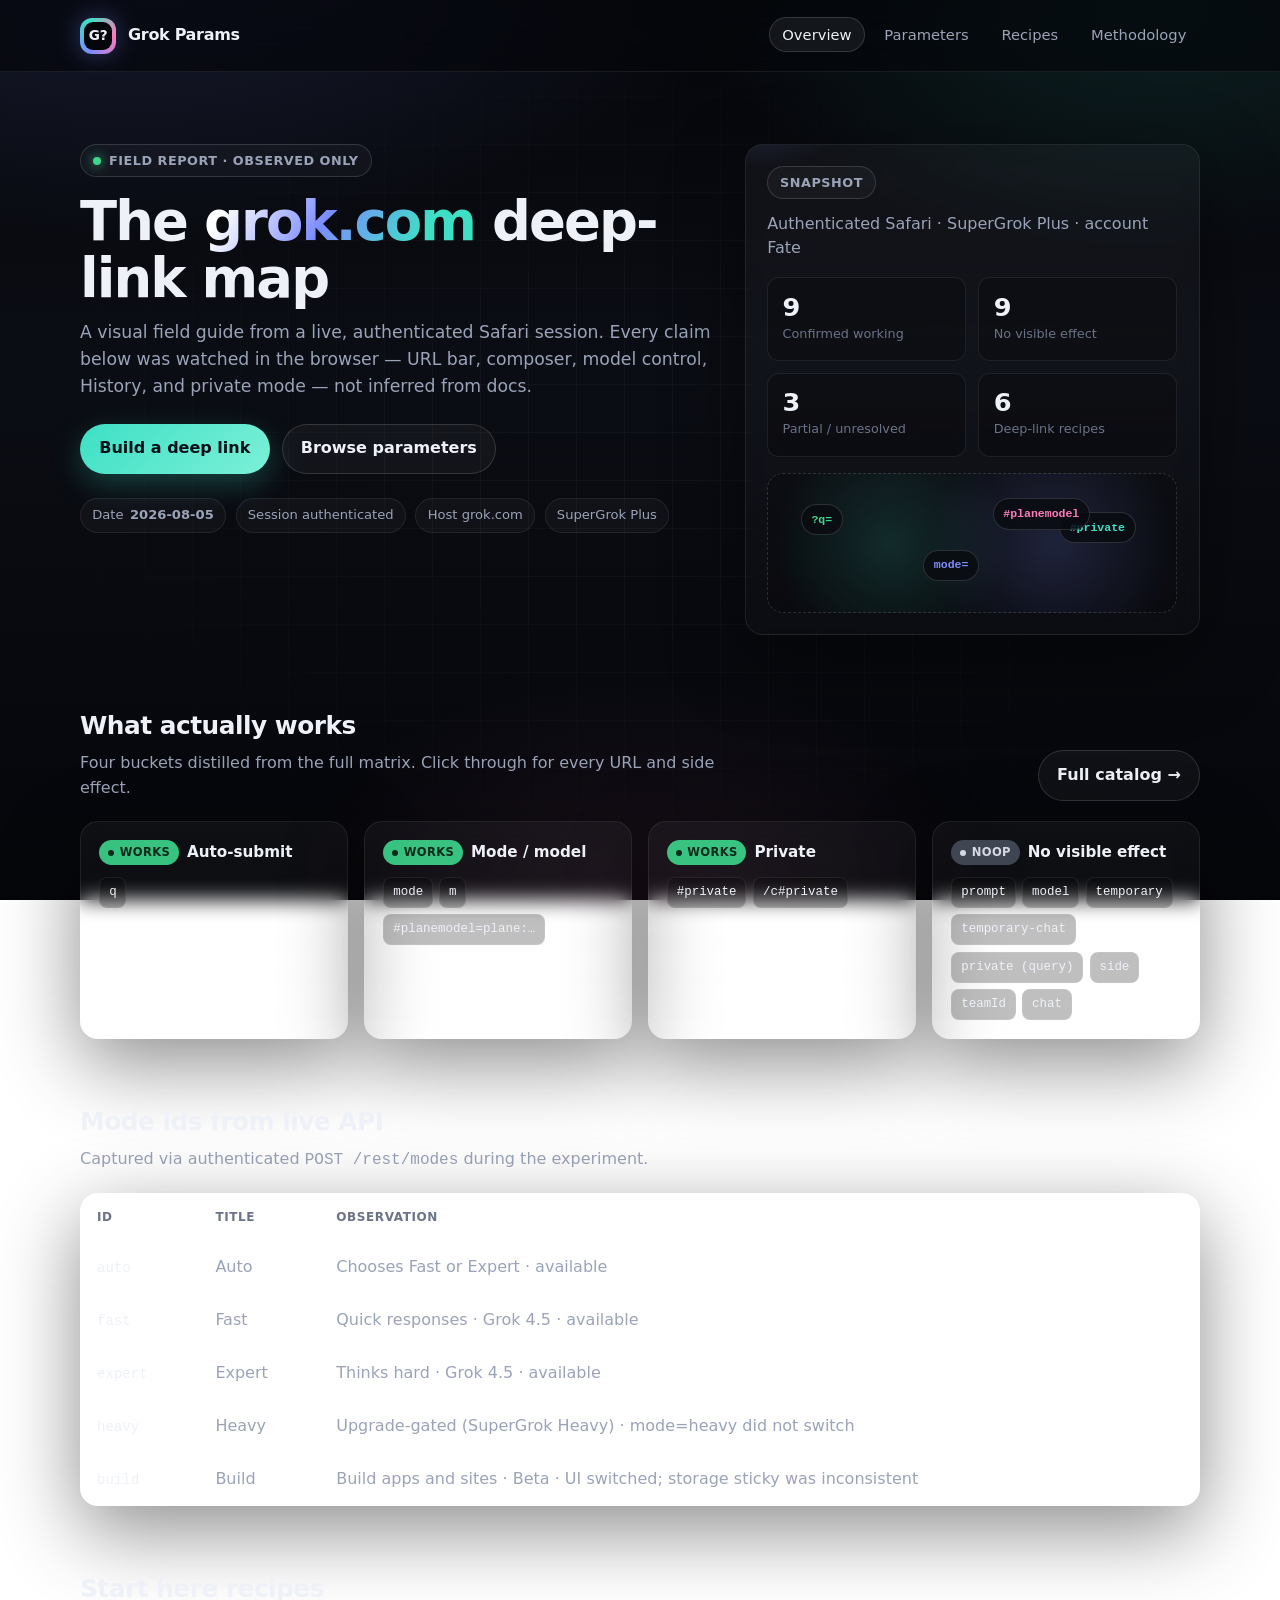
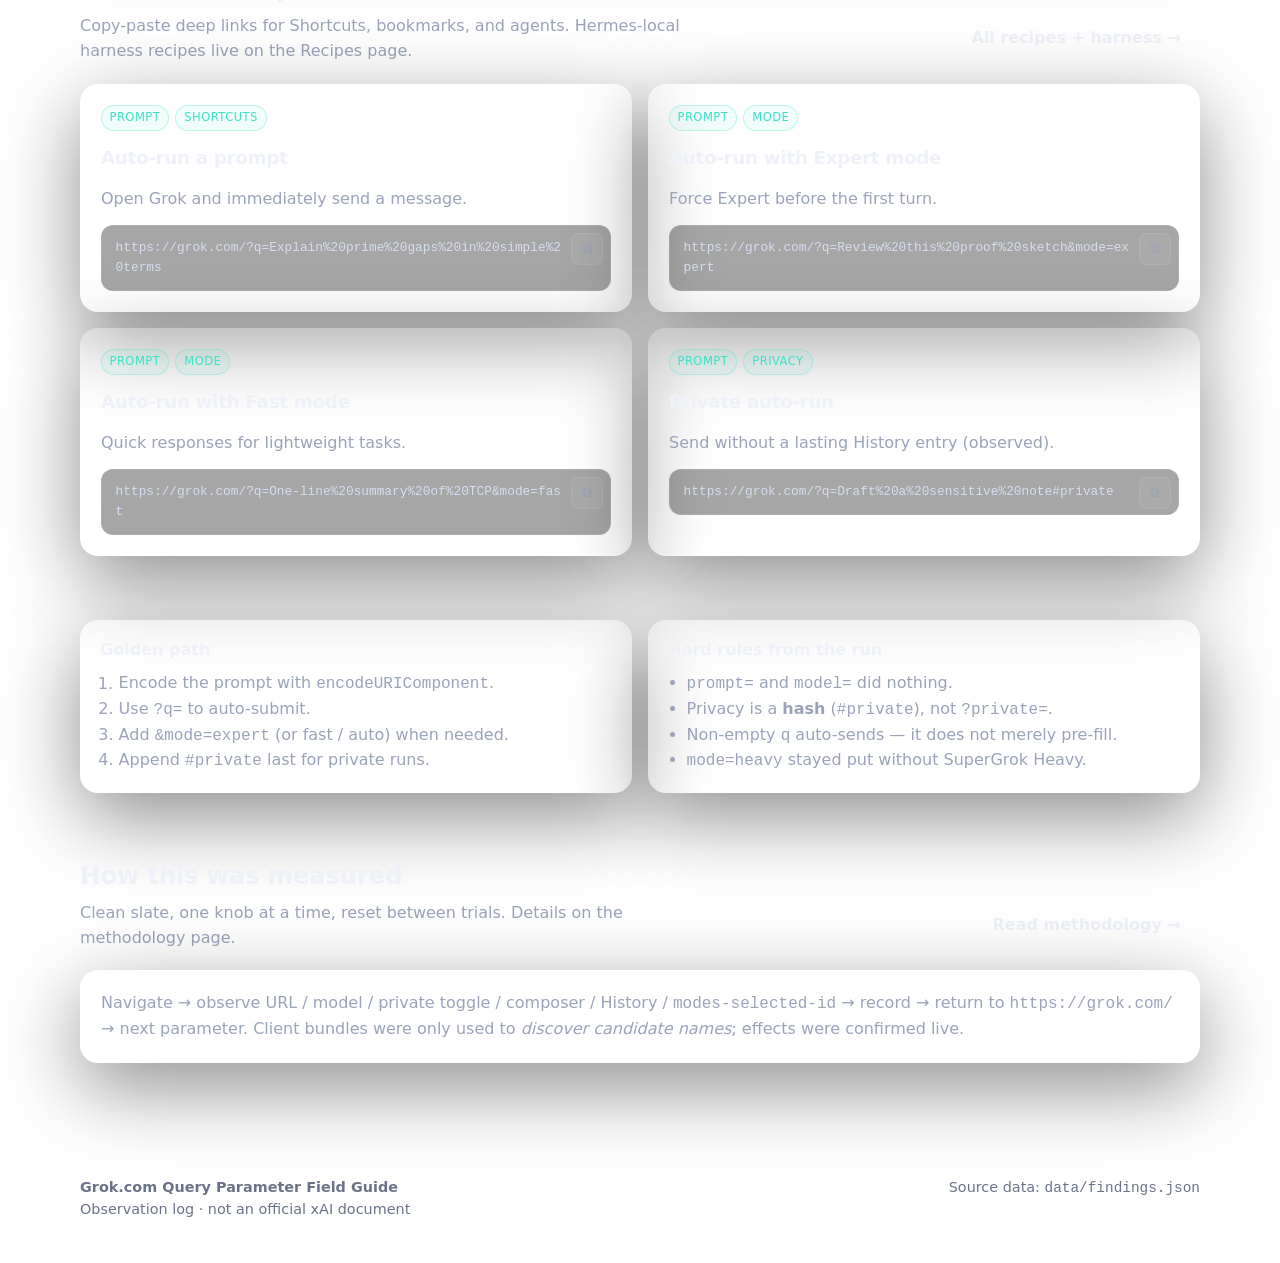
<file: index.html>
<!DOCTYPE html>
<html lang="en">
<head>
  <meta charset="utf-8" />
  <meta name="viewport" content="width=device-width, initial-scale=1" />
  <title>Grok.com Query Parameter Field Guide</title>
  <meta name="description" content="Live authenticated experiment documenting every useful grok.com query parameter — observed behavior only." />
  <link rel="stylesheet" href="assets/css/styles.css" />
  <link rel="icon" href="data:image/svg+xml,%3Csvg xmlns='http://www.w3.org/2000/svg' viewBox='0 0 32 32'%3E%3Cdefs%3E%3ClinearGradient id='g' x1='0' y1='0' x2='1' y2='1'%3E%3Cstop stop-color='%237c8cff'/%3E%3Cstop offset='1' stop-color='%233de0c5'/%3E%3C/linearGradient%3E%3C/defs%3E%3Crect width='32' height='32' rx='8' fill='url(%23g)'/%3E%3C/svg%3E" />
</head>
<body>
  <div class="bg-grid" aria-hidden="true"></div>

  <header class="site-nav">
    <div class="wrap">
      <a class="brand" href="index.html">
        <div class="brand-mark" aria-hidden="true"><span>G?</span></div>
        <span>Grok Params</span>
      </a>
      <nav aria-label="Primary">
        <ul class="nav-links">
          <li><a href="index.html">Overview</a></li>
          <li><a href="pages/parameters.html">Parameters</a></li>
          <li><a href="pages/recipes.html">Recipes</a></li>
          <li><a href="pages/methodology.html">Methodology</a></li>
        </ul>
      </nav>
    </div>
  </header>

  <main>
    <section class="hero">
      <div class="wrap hero-grid">
        <div>
          <div class="eyebrow"><span class="dot" aria-hidden="true"></span> Field report · observed only</div>
          <h1>
            The <span class="grad">grok.com</span> deep-link map
          </h1>
          <p class="lede">
            A visual field guide from a live, authenticated Safari session.
            Every claim below was watched in the browser — URL bar, composer,
            model control, History, and private mode — not inferred from docs.
          </p>
          <div class="hero-actions">
            <a class="btn btn-primary" href="pages/recipes.html">Build a deep link</a>
            <a class="btn btn-ghost" href="pages/parameters.html">Browse parameters</a>
          </div>
          <div class="meta-row">
            <span class="chip">Date <strong data-meta-date>2026-08-05</strong></span>
            <span class="chip">Session authenticated</span>
            <span class="chip">Host grok.com</span>
            <span class="chip">SuperGrok Plus</span>
          </div>
        </div>

        <aside class="panel hero-card" aria-label="Experiment snapshot">
          <div>
            <div class="eyebrow" style="margin-bottom:0.75rem">Snapshot</div>
            <p class="muted" style="margin:0" data-meta-session>
              Authenticated Safari · SuperGrok Plus
            </p>
          </div>
          <div class="stat-grid" data-stats>
            <div class="stat"><b>—</b><span>Loading…</span></div>
          </div>
          <div class="orbit" aria-hidden="true">
            <span class="orbit-node">?q=</span>
            <span class="orbit-node">mode=</span>
            <span class="orbit-node">#private</span>
            <span class="orbit-node">#planemodel</span>
          </div>
        </aside>
      </div>
    </section>

    <section>
      <div class="wrap">
        <div class="section-head">
          <div>
            <h2>What actually works</h2>
            <p>Four buckets distilled from the full matrix. Click through for every URL and side effect.</p>
          </div>
          <a class="btn btn-ghost" href="pages/parameters.html">Full catalog →</a>
        </div>
        <div class="bucket-grid" data-buckets></div>
        <p class="empty" data-load-error hidden></p>
      </div>
    </section>

    <section>
      <div class="wrap">
        <div class="section-head">
          <div>
            <h2>Mode ids from live API</h2>
            <p>Captured via authenticated <span class="mono">POST /rest/modes</span> during the experiment.</p>
          </div>
        </div>
        <div class="table-wrap panel">
          <table>
            <thead>
              <tr>
                <th>id</th>
                <th>Title</th>
                <th>Observation</th>
              </tr>
            </thead>
            <tbody data-modes-table></tbody>
          </table>
        </div>
      </div>
    </section>

    <section>
      <div class="wrap">
        <div class="section-head">
          <div>
            <h2>Start here recipes</h2>
            <p>Copy-paste deep links for Shortcuts, bookmarks, and agents. Hermes-local harness recipes live on the Recipes page.</p>
          </div>
          <a class="btn btn-ghost" href="pages/recipes.html">All recipes + harness →</a>
        </div>
        <div class="recipe-grid" data-recipe-preview></div>
      </div>
    </section>

    <section>
      <div class="wrap callout-grid">
        <article class="panel callout">
          <h3>Golden path</h3>
          <ol>
            <li>Encode the prompt with <span class="mono">encodeURIComponent</span>.</li>
            <li>Use <span class="mono">?q=</span> to auto-submit.</li>
            <li>Add <span class="mono">&amp;mode=expert</span> (or fast / auto) when needed.</li>
            <li>Append <span class="mono">#private</span> last for private runs.</li>
          </ol>
        </article>
        <article class="panel callout">
          <h3>Hard rules from the run</h3>
          <ul>
            <li><span class="mono">prompt=</span> and <span class="mono">model=</span> did nothing.</li>
            <li>Privacy is a <strong>hash</strong> (<span class="mono">#private</span>), not <span class="mono">?private=</span>.</li>
            <li>Non-empty <span class="mono">q</span> auto-sends — it does not merely pre-fill.</li>
            <li><span class="mono">mode=heavy</span> stayed put without SuperGrok Heavy.</li>
          </ul>
        </article>
      </div>
    </section>

    <section>
      <div class="wrap">
        <div class="section-head">
          <div>
            <h2>How this was measured</h2>
            <p>Clean slate, one knob at a time, reset between trials. Details on the methodology page.</p>
          </div>
          <a class="btn btn-ghost" href="pages/methodology.html">Read methodology →</a>
        </div>
        <div class="panel panel-pad">
          <p class="muted" style="margin:0">
            Navigate → observe URL / model / private toggle / composer / History / <span class="mono">modes-selected-id</span>
            → record → return to <span class="mono">https://grok.com/</span> → next parameter.
            Client bundles were only used to <em>discover candidate names</em>; effects were confirmed live.
          </p>
        </div>
      </div>
    </section>
  </main>

  <footer class="site-footer">
    <div class="wrap">
      <div>
        <strong>Grok.com Query Parameter Field Guide</strong><br />
        Observation log · not an official xAI document
      </div>
      <div>
        Source data: <span class="mono">data/findings.json</span>
      </div>
    </div>
  </footer>

  <script type="module" src="assets/js/app.js"></script>
</body>
</html>
</file>
<file: assets/css/styles.css>
/* Grok.com Query Parameter Field Guide — design system */
:root {
  --bg-0: #05060a;
  --bg-1: #0b0d14;
  --bg-2: #12151f;
  --bg-3: #1a1f2e;
  --bg-glass: rgba(18, 21, 31, 0.72);
  --line: rgba(255, 255, 255, 0.08);
  --line-strong: rgba(255, 255, 255, 0.14);
  --text: #eef1f8;
  --text-dim: #9aa3b8;
  --text-faint: #6b7388;
  --accent: #7c8cff;
  --accent-2: #3de0c5;
  --accent-3: #ff7ab8;
  --warn: #ffc857;
  --danger: #ff6b7a;
  --ok: #3dd68c;
  --partial: #7c8cff;
  --noop: #6b7388;
  --unresolved: #ffc857;
  --radius: 18px;
  --radius-sm: 12px;
  --shadow: 0 24px 80px rgba(0, 0, 0, 0.45);
  --font: "Segoe UI", "SF Pro Display", "Inter", system-ui, -apple-system, sans-serif;
  --mono: "SF Mono", "JetBrains Mono", "Fira Code", ui-monospace, monospace;
  --max: 1120px;
  --nav-h: 72px;
}

*,
*::before,
*::after {
  box-sizing: border-box;
}

html {
  scroll-behavior: smooth;
}

body {
  margin: 0;
  min-height: 100vh;
  font-family: var(--font);
  color: var(--text);
  background:
    radial-gradient(1200px 600px at 10% -10%, rgba(124, 140, 255, 0.18), transparent 55%),
    radial-gradient(900px 500px at 90% 0%, rgba(61, 224, 197, 0.12), transparent 50%),
    radial-gradient(800px 500px at 50% 100%, rgba(255, 122, 184, 0.08), transparent 45%),
    linear-gradient(180deg, var(--bg-0), var(--bg-1) 40%, var(--bg-0));
  background-attachment: fixed;
  line-height: 1.55;
}

a {
  color: var(--accent-2);
  text-decoration: none;
}

a:hover {
  text-decoration: underline;
}

img {
  max-width: 100%;
}

/* ambient grid */
.bg-grid {
  pointer-events: none;
  position: fixed;
  inset: 0;
  background-image:
    linear-gradient(rgba(255, 255, 255, 0.03) 1px, transparent 1px),
    linear-gradient(90deg, rgba(255, 255, 255, 0.03) 1px, transparent 1px);
  background-size: 48px 48px;
  mask-image: radial-gradient(ellipse at center, black 20%, transparent 75%);
  z-index: 0;
}

.wrap {
  position: relative;
  z-index: 1;
  width: min(var(--max), calc(100% - 2rem));
  margin: 0 auto;
}

/* NAV */
.site-nav {
  position: sticky;
  top: 0;
  z-index: 50;
  height: var(--nav-h);
  display: flex;
  align-items: center;
  backdrop-filter: blur(18px) saturate(1.2);
  background: rgba(5, 6, 10, 0.7);
  border-bottom: 1px solid var(--line);
}

.site-nav .wrap {
  display: flex;
  align-items: center;
  justify-content: space-between;
  gap: 1rem;
  width: min(var(--max), calc(100% - 2rem));
}

.brand {
  display: flex;
  align-items: center;
  gap: 0.75rem;
  color: var(--text);
  text-decoration: none;
  font-weight: 700;
  letter-spacing: -0.02em;
}

.brand:hover {
  text-decoration: none;
}

.brand-mark {
  width: 36px;
  height: 36px;
  border-radius: 12px;
  background:
    conic-gradient(from 210deg, var(--accent), var(--accent-2), var(--accent-3), var(--accent));
  display: grid;
  place-items: center;
  box-shadow: 0 0 24px rgba(124, 140, 255, 0.35);
}

.brand-mark span {
  width: 28px;
  height: 28px;
  border-radius: 9px;
  background: var(--bg-0);
  display: grid;
  place-items: center;
  font-size: 0.85rem;
}

.nav-links {
  display: flex;
  flex-wrap: wrap;
  gap: 0.35rem;
  list-style: none;
  margin: 0;
  padding: 0;
}

.nav-links a {
  color: var(--text-dim);
  text-decoration: none;
  padding: 0.55rem 0.85rem;
  border-radius: 999px;
  font-size: 0.92rem;
  font-weight: 500;
  transition: 0.15s ease;
}

.nav-links a:hover,
.nav-links a[aria-current="page"] {
  color: var(--text);
  background: rgba(255, 255, 255, 0.06);
  text-decoration: none;
}

.nav-links a[aria-current="page"] {
  box-shadow: inset 0 0 0 1px var(--line-strong);
}

/* HERO */
.hero {
  padding: 4.5rem 0 2.5rem;
}

.hero-grid {
  display: grid;
  grid-template-columns: 1.25fr 0.9fr;
  gap: 2rem;
  align-items: stretch;
}

@media (max-width: 900px) {
  .hero-grid {
    grid-template-columns: 1fr;
  }
}

.eyebrow {
  display: inline-flex;
  align-items: center;
  gap: 0.5rem;
  padding: 0.35rem 0.75rem;
  border-radius: 999px;
  border: 1px solid var(--line-strong);
  background: rgba(255, 255, 255, 0.03);
  color: var(--text-dim);
  font-size: 0.8rem;
  font-weight: 600;
  letter-spacing: 0.04em;
  text-transform: uppercase;
}

.eyebrow .dot {
  width: 8px;
  height: 8px;
  border-radius: 50%;
  background: var(--ok);
  box-shadow: 0 0 12px var(--ok);
  animation: pulse 2s ease infinite;
}

@keyframes pulse {
  0%, 100% { opacity: 1; transform: scale(1); }
  50% { opacity: 0.55; transform: scale(0.85); }
}

.hero h1 {
  margin: 1rem 0 0.75rem;
  font-size: clamp(2.2rem, 5vw, 3.4rem);
  line-height: 1.05;
  letter-spacing: -0.035em;
}

.hero h1 .grad {
  background: linear-gradient(120deg, #fff 10%, var(--accent) 45%, var(--accent-2) 80%);
  -webkit-background-clip: text;
  background-clip: text;
  color: transparent;
}

.lede {
  margin: 0 0 1.5rem;
  color: var(--text-dim);
  font-size: 1.08rem;
  max-width: 40rem;
}

.hero-actions {
  display: flex;
  flex-wrap: wrap;
  gap: 0.75rem;
}

.btn {
  appearance: none;
  border: 0;
  cursor: pointer;
  font: inherit;
  font-weight: 600;
  border-radius: 999px;
  padding: 0.8rem 1.2rem;
  display: inline-flex;
  align-items: center;
  gap: 0.5rem;
  transition: 0.15s ease;
  text-decoration: none;
}

.btn:hover {
  text-decoration: none;
  transform: translateY(-1px);
}

.btn-primary {
  color: #061018;
  background: linear-gradient(135deg, var(--accent-2), #7cf0d8);
  box-shadow: 0 10px 30px rgba(61, 224, 197, 0.25);
}

.btn-ghost {
  color: var(--text);
  background: rgba(255, 255, 255, 0.04);
  box-shadow: inset 0 0 0 1px var(--line-strong);
}

.btn-ghost:hover {
  background: rgba(255, 255, 255, 0.08);
}

.meta-row {
  display: flex;
  flex-wrap: wrap;
  gap: 0.6rem;
  margin-top: 1.5rem;
}

.chip {
  display: inline-flex;
  align-items: center;
  gap: 0.4rem;
  padding: 0.4rem 0.7rem;
  border-radius: 999px;
  font-size: 0.82rem;
  color: var(--text-dim);
  background: rgba(255, 255, 255, 0.03);
  border: 1px solid var(--line);
}

/* cards / panels */
.panel {
  background: linear-gradient(180deg, rgba(255, 255, 255, 0.04), rgba(255, 255, 255, 0.015));
  border: 1px solid var(--line);
  border-radius: var(--radius);
  box-shadow: var(--shadow);
  backdrop-filter: blur(10px);
}

.panel-pad {
  padding: 1.25rem;
}

.hero-card {
  position: relative;
  overflow: hidden;
  padding: 1.35rem;
  display: flex;
  flex-direction: column;
  gap: 1rem;
}

.hero-card::before {
  content: "";
  position: absolute;
  inset: -40% auto auto -20%;
  width: 220px;
  height: 220px;
  background: radial-gradient(circle, rgba(124, 140, 255, 0.35), transparent 70%);
  pointer-events: none;
}

.stat-grid {
  display: grid;
  grid-template-columns: 1fr 1fr;
  gap: 0.75rem;
}

.stat {
  padding: 0.9rem;
  border-radius: var(--radius-sm);
  background: rgba(0, 0, 0, 0.25);
  border: 1px solid var(--line);
}

.stat b {
  display: block;
  font-size: 1.6rem;
  letter-spacing: -0.03em;
  line-height: 1.1;
}

.stat span {
  color: var(--text-faint);
  font-size: 0.8rem;
}

.orbit {
  margin-top: auto;
  height: 140px;
  border-radius: 16px;
  border: 1px dashed var(--line-strong);
  background:
    radial-gradient(circle at 30% 50%, rgba(61, 224, 197, 0.15), transparent 40%),
    radial-gradient(circle at 70% 50%, rgba(124, 140, 255, 0.18), transparent 42%),
    rgba(0, 0, 0, 0.2);
  position: relative;
  overflow: hidden;
}

.orbit-node {
  position: absolute;
  padding: 0.35rem 0.6rem;
  border-radius: 999px;
  font-size: 0.72rem;
  font-weight: 700;
  font-family: var(--mono);
  border: 1px solid var(--line-strong);
  background: rgba(10, 12, 18, 0.85);
  animation: float 6s ease-in-out infinite;
}

.orbit-node:nth-child(1) { left: 8%; top: 22%; color: var(--ok); animation-delay: 0s; }
.orbit-node:nth-child(2) { left: 38%; top: 55%; color: var(--accent); animation-delay: 0.8s; }
.orbit-node:nth-child(3) { right: 10%; top: 28%; color: var(--accent-2); animation-delay: 1.4s; }
.orbit-node:nth-child(4) { left: 55%; top: 18%; color: var(--accent-3); animation-delay: 0.4s; }

@keyframes float {
  0%, 100% { transform: translateY(0); }
  50% { transform: translateY(-8px); }
}

/* sections */
section {
  padding: 2rem 0;
}

.section-head {
  display: flex;
  flex-wrap: wrap;
  align-items: end;
  justify-content: space-between;
  gap: 1rem;
  margin-bottom: 1.25rem;
}

.section-head h2 {
  margin: 0;
  font-size: 1.55rem;
  letter-spacing: -0.02em;
}

.section-head p {
  margin: 0.35rem 0 0;
  color: var(--text-dim);
  max-width: 40rem;
}

/* summary buckets */
.bucket-grid {
  display: grid;
  grid-template-columns: repeat(4, 1fr);
  gap: 1rem;
}

@media (max-width: 960px) {
  .bucket-grid { grid-template-columns: 1fr 1fr; }
}
@media (max-width: 560px) {
  .bucket-grid { grid-template-columns: 1fr; }
}

.bucket {
  padding: 1.15rem;
  min-height: 180px;
}

.bucket h3 {
  margin: 0 0 0.75rem;
  font-size: 0.95rem;
  display: flex;
  align-items: center;
  gap: 0.5rem;
}

.pill-list {
  display: flex;
  flex-wrap: wrap;
  gap: 0.4rem;
  margin: 0;
  padding: 0;
  list-style: none;
}

.pill {
  font-family: var(--mono);
  font-size: 0.78rem;
  padding: 0.3rem 0.55rem;
  border-radius: 8px;
  border: 1px solid var(--line);
  background: rgba(0, 0, 0, 0.25);
  color: var(--text);
}

/* status badges */
.badge {
  display: inline-flex;
  align-items: center;
  gap: 0.35rem;
  padding: 0.22rem 0.55rem;
  border-radius: 999px;
  font-size: 0.72rem;
  font-weight: 700;
  letter-spacing: 0.03em;
  text-transform: uppercase;
}

.badge::before {
  content: "";
  width: 6px;
  height: 6px;
  border-radius: 50%;
  background: currentColor;
}

.badge-works { color: #0b2a1a; background: rgba(61, 214, 140, 0.9); }
.badge-noop { color: #d5d9e4; background: rgba(107, 115, 136, 0.55); }
.badge-partial { color: #101428; background: rgba(124, 140, 255, 0.9); }
.badge-unresolved { color: #2a2108; background: rgba(255, 200, 87, 0.92); }

/* filters */
.toolbar {
  display: flex;
  flex-wrap: wrap;
  gap: 0.75rem;
  margin-bottom: 1rem;
  align-items: center;
}

.search {
  flex: 1 1 240px;
  min-width: 200px;
  position: relative;
}

.search input,
.select-like select,
.recipe-builder input,
.recipe-builder select {
  width: 100%;
  border: 1px solid var(--line-strong);
  background: rgba(0, 0, 0, 0.28);
  color: var(--text);
  border-radius: 12px;
  padding: 0.8rem 0.95rem;
  font: inherit;
  outline: none;
}

.search input:focus,
.select-like select:focus,
.recipe-builder input:focus,
.recipe-builder select:focus {
  border-color: rgba(124, 140, 255, 0.65);
  box-shadow: 0 0 0 3px rgba(124, 140, 255, 0.15);
}

.filter-chips {
  display: flex;
  flex-wrap: wrap;
  gap: 0.4rem;
}

.filter-chips button {
  border: 1px solid var(--line);
  background: transparent;
  color: var(--text-dim);
  border-radius: 999px;
  padding: 0.45rem 0.8rem;
  font: inherit;
  font-size: 0.85rem;
  cursor: pointer;
}

.filter-chips button[aria-pressed="true"],
.filter-chips button:hover {
  color: var(--text);
  background: rgba(255, 255, 255, 0.06);
  border-color: var(--line-strong);
}

/* parameter cards */
.param-grid {
  display: grid;
  gap: 1rem;
}

.param-card {
  padding: 1.2rem 1.25rem;
  display: grid;
  grid-template-columns: 220px 1fr;
  gap: 1.25rem;
}

@media (max-width: 720px) {
  .param-card { grid-template-columns: 1fr; }
}

.param-side h3 {
  margin: 0 0 0.5rem;
  font-family: var(--mono);
  font-size: 1.05rem;
  letter-spacing: -0.02em;
}

.param-meta {
  display: flex;
  flex-wrap: wrap;
  gap: 0.4rem;
  margin-bottom: 0.75rem;
}

.kind-tag {
  font-size: 0.72rem;
  color: var(--text-faint);
  border: 1px solid var(--line);
  border-radius: 999px;
  padding: 0.2rem 0.5rem;
  text-transform: uppercase;
  letter-spacing: 0.04em;
}

.param-body h4 {
  margin: 0 0 0.4rem;
  font-size: 0.8rem;
  color: var(--text-faint);
  text-transform: uppercase;
  letter-spacing: 0.05em;
}

.param-body ul {
  margin: 0 0 0.9rem;
  padding-left: 1.1rem;
  color: var(--text-dim);
}

.param-body li + li {
  margin-top: 0.25rem;
}

.code-block {
  position: relative;
  font-family: var(--mono);
  font-size: 0.8rem;
  background: rgba(0, 0, 0, 0.35);
  border: 1px solid var(--line);
  border-radius: 12px;
  padding: 0.75rem 2.6rem 0.75rem 0.85rem;
  color: #d7def0;
  overflow-x: auto;
  white-space: pre-wrap;
  word-break: break-all;
}

.copy-btn {
  position: absolute;
  top: 0.45rem;
  right: 0.45rem;
  border: 1px solid var(--line);
  background: rgba(255, 255, 255, 0.05);
  color: var(--text-dim);
  border-radius: 8px;
  width: 32px;
  height: 32px;
  cursor: pointer;
  font-size: 0.85rem;
}

.copy-btn:hover {
  color: var(--text);
  background: rgba(255, 255, 255, 0.1);
}

.copy-btn.copied {
  color: var(--ok);
}

.notes {
  margin: 0.75rem 0 0;
  padding: 0.7rem 0.85rem;
  border-left: 3px solid var(--accent);
  background: rgba(124, 140, 255, 0.08);
  border-radius: 0 10px 10px 0;
  color: var(--text-dim);
  font-size: 0.92rem;
}

/* methodology timeline */
.timeline {
  position: relative;
  display: grid;
  gap: 0.9rem;
  padding-left: 0.5rem;
}

.timeline::before {
  content: "";
  position: absolute;
  left: 1.15rem;
  top: 0.5rem;
  bottom: 0.5rem;
  width: 2px;
  background: linear-gradient(var(--accent), var(--accent-2));
  opacity: 0.45;
}

.t-item {
  display: grid;
  grid-template-columns: 48px 1fr;
  gap: 0.9rem;
  align-items: start;
}

.t-num {
  width: 36px;
  height: 36px;
  margin-left: 0.35rem;
  border-radius: 50%;
  display: grid;
  place-items: center;
  font-weight: 800;
  background: var(--bg-2);
  border: 2px solid var(--accent);
  box-shadow: 0 0 0 6px rgba(124, 140, 255, 0.08);
  position: relative;
  z-index: 1;
}

.t-body {
  padding: 1rem 1.15rem;
}

.t-body h3 {
  margin: 0 0 0.35rem;
  font-size: 1.05rem;
}

.t-body p {
  margin: 0;
  color: var(--text-dim);
}

/* recipes */
.recipe-grid {
  display: grid;
  grid-template-columns: repeat(2, 1fr);
  gap: 1rem;
}

@media (max-width: 800px) {
  .recipe-grid { grid-template-columns: 1fr; }
}

.recipe-card {
  padding: 1.25rem;
  display: flex;
  flex-direction: column;
  gap: 0.85rem;
  transition: 0.18s ease;
}

.recipe-card:hover {
  border-color: rgba(61, 224, 197, 0.35);
  transform: translateY(-2px);
}

.recipe-card h3 {
  margin: 0;
  font-size: 1.15rem;
  letter-spacing: -0.02em;
}

.recipe-card p {
  margin: 0;
  color: var(--text-dim);
}

.tag-row {
  display: flex;
  flex-wrap: wrap;
  gap: 0.35rem;
}

.tag {
  font-size: 0.72rem;
  text-transform: uppercase;
  letter-spacing: 0.04em;
  color: var(--accent-2);
  border: 1px solid rgba(61, 224, 197, 0.3);
  background: rgba(61, 224, 197, 0.08);
  border-radius: 999px;
  padding: 0.2rem 0.5rem;
}

.tag-hermes {
  color: #d7dcff;
  border-color: rgba(124, 140, 255, 0.45);
  background: rgba(124, 140, 255, 0.14);
}

.cap-row {
  display: flex;
  flex-wrap: wrap;
  gap: 0.35rem;
}

.cap-pill {
  font-size: 0.72rem;
  font-family: var(--mono);
  color: var(--text-dim);
  border: 1px dashed var(--line-strong);
  border-radius: 8px;
  padding: 0.2rem 0.45rem;
}

.harness-card {
  border-color: rgba(124, 140, 255, 0.22);
  background:
    radial-gradient(600px 120px at 0% 0%, rgba(124, 140, 255, 0.12), transparent 55%),
    linear-gradient(180deg, rgba(255, 255, 255, 0.04), rgba(255, 255, 255, 0.015));
}

.harness-card:hover {
  border-color: rgba(124, 140, 255, 0.45);
}

.harness-card .code-block {
  max-height: 220px;
  overflow: auto;
}

.caveat {
  font-size: 0.85rem;
  color: var(--warn);
  margin: 0;
}

/* builder */
.builder {
  padding: 1.35rem;
  display: grid;
  grid-template-columns: 1fr 1fr;
  gap: 1rem;
}

@media (max-width: 800px) {
  .builder { grid-template-columns: 1fr; }
}

.field label {
  display: block;
  font-size: 0.8rem;
  color: var(--text-faint);
  margin-bottom: 0.35rem;
  text-transform: uppercase;
  letter-spacing: 0.04em;
}

.builder-out {
  grid-column: 1 / -1;
}

.builder-out .code-block {
  font-size: 0.92rem;
  padding: 1rem 3rem 1rem 1rem;
}

/* modes table */
.table-wrap {
  overflow-x: auto;
  border-radius: var(--radius);
  border: 1px solid var(--line);
}

table {
  width: 100%;
  border-collapse: collapse;
  min-width: 560px;
}

th, td {
  text-align: left;
  padding: 0.85rem 1rem;
  border-bottom: 1px solid var(--line);
}

th {
  font-size: 0.75rem;
  text-transform: uppercase;
  letter-spacing: 0.05em;
  color: var(--text-faint);
  background: rgba(255, 255, 255, 0.02);
}

td {
  color: var(--text-dim);
}

td code {
  font-family: var(--mono);
  color: var(--text);
  font-size: 0.88rem;
}

tr:last-child td {
  border-bottom: 0;
}

/* discovery callouts */
.callout-grid {
  display: grid;
  grid-template-columns: 1fr 1fr;
  gap: 1rem;
}

@media (max-width: 800px) {
  .callout-grid { grid-template-columns: 1fr; }
}

.callout {
  padding: 1.1rem 1.2rem;
}

.callout h3 {
  margin: 0 0 0.5rem;
  font-size: 1rem;
}

.callout p, .callout li {
  color: var(--text-dim);
  margin: 0;
}

.callout ol, .callout ul {
  margin: 0.4rem 0 0;
  padding-left: 1.15rem;
}

/* footer */
.site-footer {
  margin-top: 3rem;
  padding: 2rem 0 3rem;
  border-top: 1px solid var(--line);
  color: var(--text-faint);
  font-size: 0.9rem;
}

.site-footer .wrap {
  display: flex;
  flex-wrap: wrap;
  justify-content: space-between;
  gap: 1rem;
}

/* empty state */
.empty {
  padding: 2rem;
  text-align: center;
  color: var(--text-faint);
  border: 1px dashed var(--line-strong);
  border-radius: var(--radius);
}

/* page title block */
.page-hero {
  padding: 3rem 0 1rem;
}

.page-hero h1 {
  margin: 0.6rem 0 0.5rem;
  font-size: clamp(1.9rem, 4vw, 2.6rem);
  letter-spacing: -0.03em;
}

.page-hero p {
  margin: 0;
  color: var(--text-dim);
  max-width: 46rem;
}

/* util */
.sr-only {
  position: absolute;
  width: 1px;
  height: 1px;
  padding: 0;
  margin: -1px;
  overflow: hidden;
  clip: rect(0, 0, 0, 0);
  border: 0;
}

.hidden {
  display: none !important;
}

.mono {
  font-family: var(--mono);
}

.muted {
  color: var(--text-dim);
}

.mt-2 { margin-top: 2rem; }
.mb-1 { margin-bottom: 1rem; }
</file>
